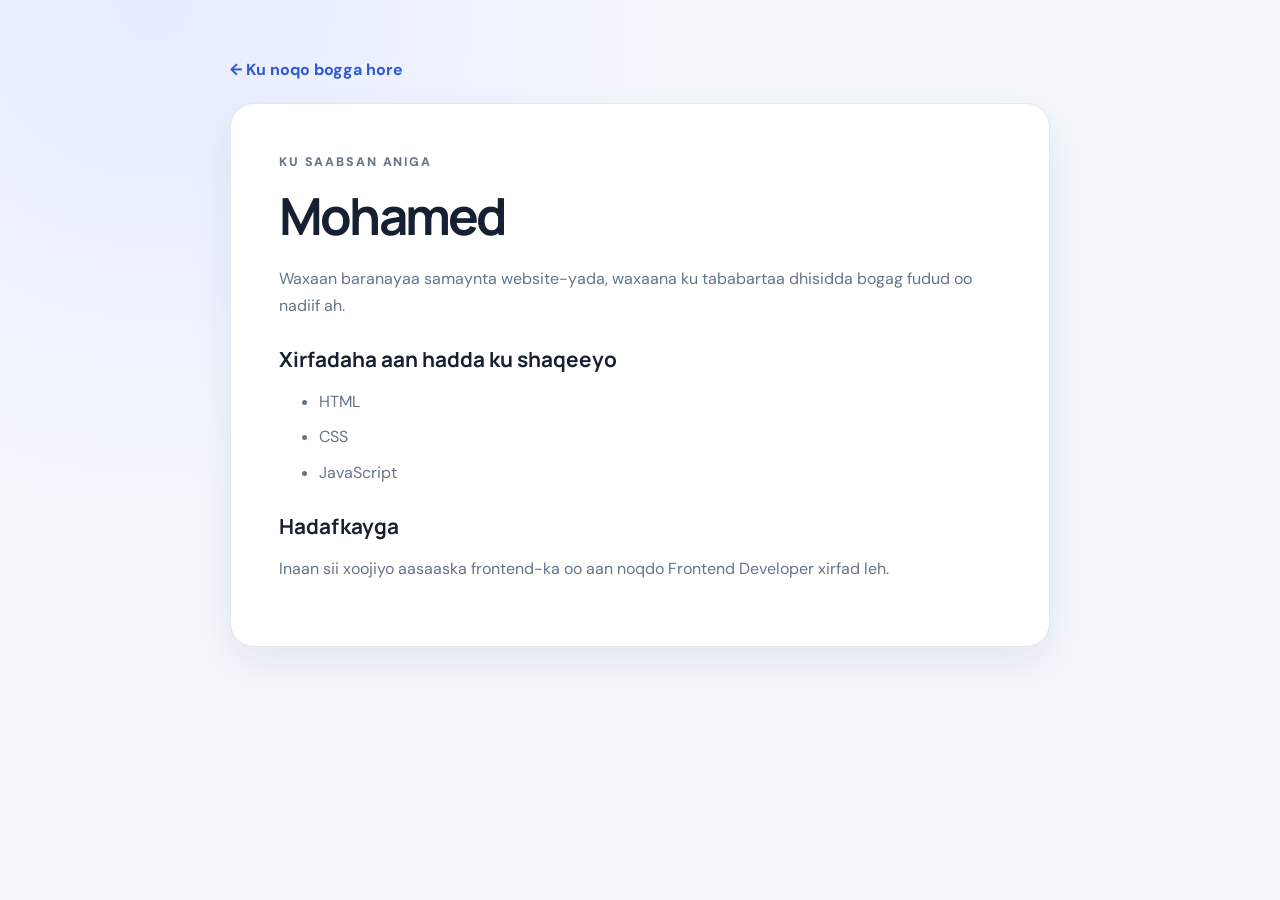
<file: about.html>
<!doctype html>
<html lang="so"><head><meta charset="UTF-8"><meta name="viewport" content="width=device-width,initial-scale=1"><title>Ku saabsan Mohamed</title><link rel="stylesheet" href="./style.css" /><style>
.page { width:min(100%,820px); margin:0 auto; }
.back { display:inline-block; margin-bottom:20px; color:var(--accent); font-weight:700; text-decoration:none; }
.panel { padding:clamp(24px,5vw,48px); border:1px solid var(--border); border-radius:24px; background:var(--surface); box-shadow:var(--shadow); }
.panel h1 { font-size:clamp(2rem,6vw,3.2rem); margin:0 0 18px; }
.panel h2 { margin:28px 0 10px; font-size:1.3rem; }
.panel p,.panel li { color:var(--muted); }
.panel li { margin:8px 0; }
</style></head>
<body><main class="page"><a class="back" href="./index.html">← Ku noqo bogga hore</a><article class="panel"><p class="eyebrow">Ku saabsan aniga</p><h1>Mohamed</h1><p>Waxaan baranayaa samaynta website-yada, waxaana ku tababartaa dhisidda bogag fudud oo nadiif ah.</p><h2>Xirfadaha aan hadda ku shaqeeyo</h2><ul><li>HTML</li><li>CSS</li><li>JavaScript</li></ul><h2>Hadafkayga</h2><p>Inaan sii xoojiyo aasaaska frontend-ka oo aan noqdo Frontend Developer xirfad leh.</p></article></main></body></html>
</file>
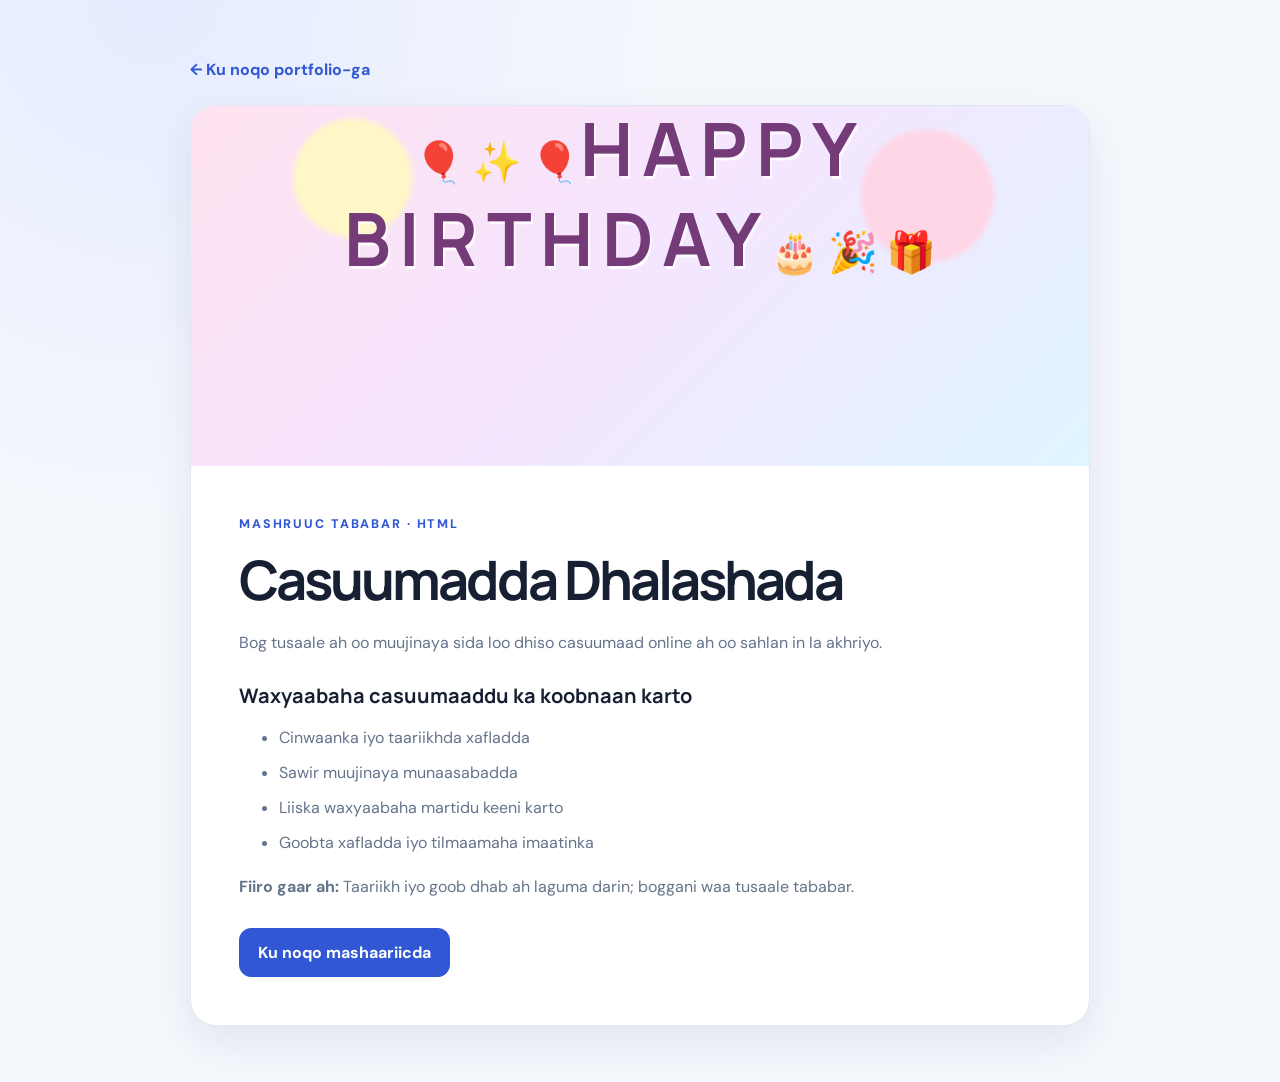
<file: birthday-invite.html>
<!doctype html>
<html lang="so">
<head>
<meta charset="UTF-8" />
<meta name="viewport" content="width=device-width, initial-scale=1.0" />
<meta name="theme-color" content="#f4f7fc" />
<link rel="stylesheet" href="./style.css" />
<title>Casuumadda Dhalashada</title><style>
.page-shell{width:min(100%,900px);margin:0 auto}
.back-link{display:inline-flex;margin:0 0 22px;color:var(--accent);font-weight:700;text-decoration:none}
.detail-card{overflow:hidden;border:1px solid var(--border);border-radius:26px;background:var(--surface);box-shadow:var(--shadow)}
.detail-image{display:block;width:100%;height:clamp(210px,36vw,360px);object-fit:cover}
.detail-content{padding:clamp(24px,5vw,48px)}
.detail-content h1{font-size:clamp(2rem,6vw,3.4rem);margin:0 0 16px}
.detail-content h2{font-size:1.25rem;margin:28px 0 10px}
.detail-content p,.detail-content li{color:var(--muted)}
.detail-content li{margin:8px 0}
.detail-content .eyebrow{color:var(--accent)}
.detail-content .button{margin-top:12px}
</style></head>
<body><main class="page-shell">
<a class="back-link" href="./index.html">← Ku noqo portfolio-ga</a>
<article class="detail-card">
<div class="detail-image birthday-hero-art" role="img" aria-label="Qurxin xaflad dhalasho"><span aria-hidden="true">🎈 ✨ 🎈</span><strong>HAPPY<br/>BIRTHDAY</strong><span aria-hidden="true">🎂 🎉 🎁</span></div>
<div class="detail-content">
<p class="eyebrow">Mashruuc tababar · HTML</p>
<h1>Casuumadda Dhalashada</h1>
<p>Bog tusaale ah oo muujinaya sida loo dhiso casuumaad online ah oo sahlan in la akhriyo.</p>
<h2>Waxyaabaha casuumaaddu ka koobnaan karto</h2>
<ul><li>Cinwaanka iyo taariikhda xafladda</li><li>Sawir muujinaya munaasabadda</li><li>Liiska waxyaabaha martidu keeni karto</li><li>Goobta xafladda iyo tilmaamaha imaatinka</li></ul>
<p><strong>Fiiro gaar ah:</strong> Taariikh iyo goob dhab ah laguma darin; boggani waa tusaale tababar.</p>
<a class="button" href="./index.html#projects">Ku noqo mashaariicda</a>
</div></article></main></body></html>
</file>
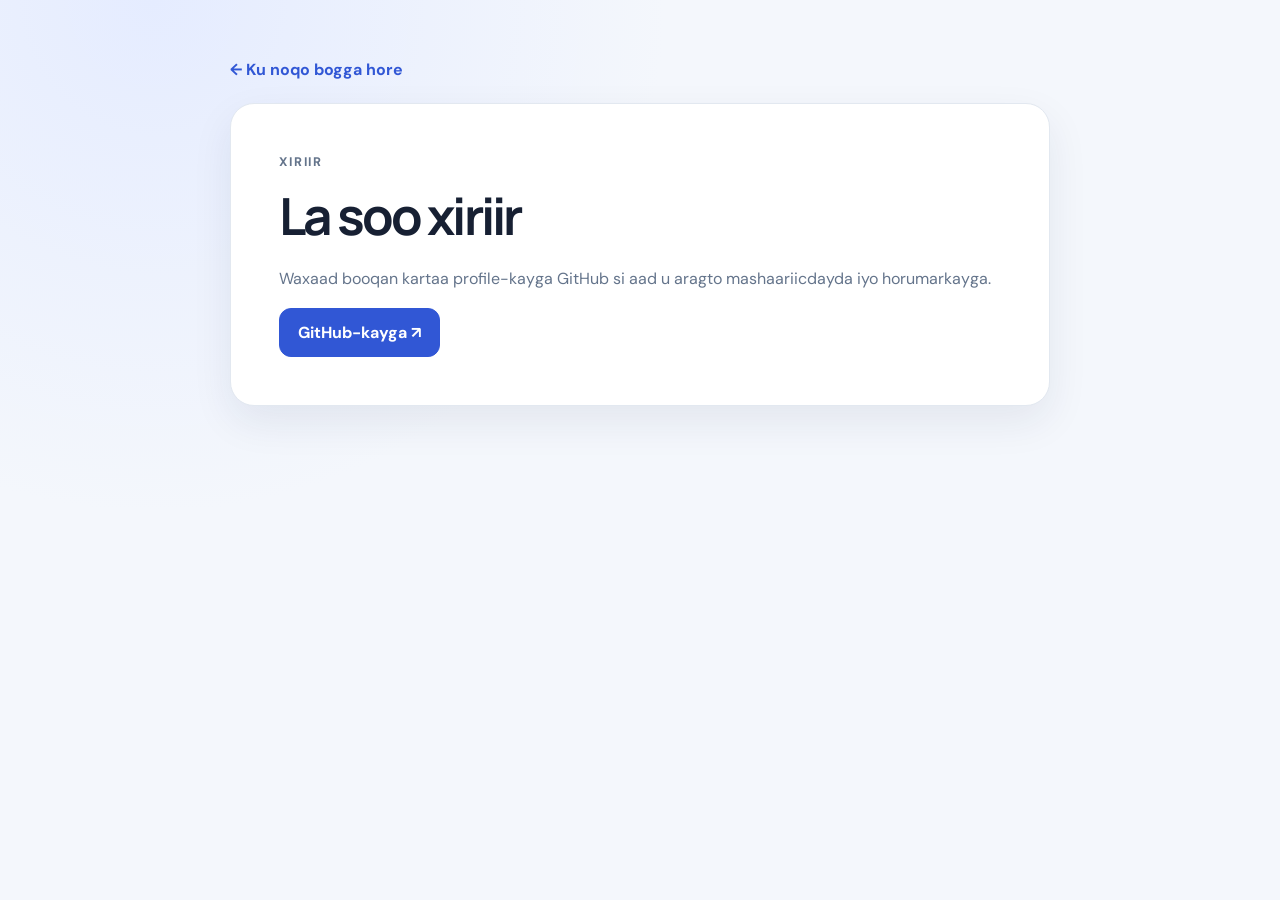
<file: contact.html>
<!doctype html>
<html lang="so"><head><meta charset="UTF-8"><meta name="viewport" content="width=device-width,initial-scale=1"><title>La xiriir Mohamed</title><link rel="stylesheet" href="./style.css" /><style>
.page { width:min(100%,820px); margin:0 auto; }
.back { display:inline-block; margin-bottom:20px; color:var(--accent); font-weight:700; text-decoration:none; }
.panel { padding:clamp(24px,5vw,48px); border:1px solid var(--border); border-radius:24px; background:var(--surface); box-shadow:var(--shadow); }
.panel h1 { font-size:clamp(2rem,6vw,3.2rem); margin:0 0 18px; }
.panel h2 { margin:28px 0 10px; font-size:1.3rem; }
.panel p,.panel li { color:var(--muted); }
.panel li { margin:8px 0; }
</style></head>
<body><main class="page"><a class="back" href="./index.html">← Ku noqo bogga hore</a><article class="panel"><p class="eyebrow">Xiriir</p><h1>La soo xiriir</h1><p>Waxaad booqan kartaa profile-kayga GitHub si aad u aragto mashaariicdayda iyo horumarkayga.</p><a class="button" href="https://github.com/madk18" target="_blank" rel="noopener noreferrer">GitHub-kayga ↗</a></article></main></body></html>
</file>
<file: style.css>
@import url("https://fonts.googleapis.com/css2?family=DM+Sans:wght@400;500;600;700&family=Manrope:wght@600;700;800&display=swap");

:root {
  --bg: #f4f7fc;
  --surface: #fff;
  --ink: #172033;
  --muted: #64748b;
  --accent: #3157d5;
  --border: #e2e8f0;
  --shadow: 0 16px 40px rgba(24, 39, 75, .08);
}
* { box-sizing: border-box; }
html { scroll-behavior: smooth; }
body {
  min-height: 100vh;
  margin: 0;
  padding: 56px 20px;
  color: var(--ink);
  background: radial-gradient(circle at 12% 0%, #e5ecff 0, transparent 32rem), var(--bg);
  font-family: "DM Sans", sans-serif;
  line-height: 1.7;
}
main { width: min(100%, 920px); margin: 0 auto; }
.hero {
  padding: clamp(32px, 7vw, 72px) 24px;
  border: 1px solid var(--border);
  border-radius: 28px;
  background: var(--surface);
  box-shadow: var(--shadow);
  text-align: center;
}
.eyebrow {
  margin: 0 0 12px;
  color: var(--accent);
  font-size: .78rem;
  font-weight: 800;
  letter-spacing: .15em;
  text-transform: uppercase;
}
h1, h2, h3 { font-family: "Manrope", sans-serif; line-height: 1.2; }
h1 { margin: 0; font-size: clamp(2.2rem, 7vw, 4.2rem); letter-spacing: -.055em; }
.hero .intro {
  max-width: 660px;
  margin: 18px auto 0;
  color: var(--muted);
  font-size: clamp(1rem, 2.5vw, 1.2rem);
}
.actions { display: flex; flex-wrap: wrap; justify-content: center; gap: 12px; margin-top: 28px; }
.button {
  display: inline-flex;
  align-items: center;
  justify-content: center;
  min-height: 46px;
  padding: 10px 18px;
  border: 1px solid var(--accent);
  border-radius: 12px;
  background: var(--accent);
  color: #fff;
  font-weight: 700;
  text-decoration: none;
}
.button.secondary { background: #fff; color: var(--accent); }
.button:hover { filter: brightness(.96); text-decoration: none; }
.section-title { margin: 42px 0 18px; font-size: 1.55rem; }
.projects { display: grid; grid-template-columns: repeat(2, minmax(0, 1fr)); gap: 20px; }
.project {
  padding: 26px;
  border: 1px solid var(--border);
  border-radius: 22px;
  background: var(--surface);
  box-shadow: var(--shadow);
}
.project-icon {
  display: grid;
  width: 54px;
  height: 54px;
  place-items: center;
  border-radius: 16px;
  background: #edf2ff;
  font-size: 1.65rem;
}
.project h3 { margin: 18px 0 8px; font-size: 1.15rem; }
.project p { margin: 0; color: var(--muted); }
.tag {
  display: inline-block;
  margin-top: 18px;
  padding: 5px 10px;
  border-radius: 999px;
  background: #eef2f7;
  color: #475569;
  font-size: .78rem;
  font-weight: 700;
}
.about {
  margin-top: 22px;
  padding: 26px;
  border: 1px solid var(--border);
  border-radius: 22px;
  background: rgba(255,255,255,.82);
}
.about h2 { margin: 0 0 10px; font-size: 1.25rem; }
.about p { margin: 0; color: var(--muted); }
footer { margin-top: 28px; color: var(--muted); font-size: .9rem; text-align: center; }
a:focus-visible { outline: 3px solid #91aaff; outline-offset: 3px; }
@media (max-width: 640px) {
  body { padding: 28px 14px 42px; }
  .projects { grid-template-columns: 1fr; }
  .project { padding: 22px; }
}
@media (prefers-reduced-motion: reduce) {
  html { scroll-behavior: auto; }
}

.project-open {
  display: inline-flex;
  gap: 8px;
  margin-top: 18px;
  color: var(--accent);
  font-weight: 700;
}
.project-open:hover { text-decoration: underline; text-underline-offset: 4px; }
.about-links {
  display: flex;
  flex-wrap: wrap;
  justify-content: center;
  gap: 22px;
  margin-top: 24px;
  padding: 20px;
  border: 1px solid var(--border);
  border-radius: 18px;
  background: rgba(255,255,255,.8);
}
.about-links a { color: var(--accent); font-weight: 700; text-decoration: none; }
.about-links a:hover { text-decoration: underline; text-underline-offset: 4px; }

.project-image{display:block;width:100%;height:180px;object-fit:cover;border-radius:16px;margin-bottom:18px}
.project{transition:transform .2s ease,box-shadow .2s ease}
.project:hover{transform:translateY(-4px);box-shadow:0 22px 48px rgba(24,39,75,.12)}
.project-open{text-decoration:none}
.project-open:hover{text-decoration:underline;text-underline-offset:4px}
.detail-card{transition:box-shadow .2s ease}
@media(max-width:640px){.project-image{height:165px}}
@media(prefers-reduced-motion:reduce){.project{transition:none}.project:hover{transform:none}}

/* Local birthday artwork: no external image dependency */
.birthday-card-art,.birthday-hero-art{
 display:flex;flex-direction:column;align-items:center;justify-content:center;gap:12px;
 color:#743b78;text-align:center;
 background:radial-gradient(circle at 18% 20%,#fff7c7 0 7%,transparent 8%),
 radial-gradient(circle at 82% 25%,#ffd6e7 0 8%,transparent 9%),
 linear-gradient(135deg,#ffe2ef 0%,#f5e5ff 48%,#dff5ff 100%);
}
.birthday-card-art{min-height:180px;font-size:1.6rem}
.birthday-card-art strong,.birthday-hero-art strong{
 font-family:"Manrope",sans-serif;letter-spacing:.12em;line-height:1.15;
 color:#743b78;text-shadow:2px 3px 0 rgba(255,255,255,.8)
}
.birthday-card-art strong{font-size:1.2rem}
.birthday-hero-art{height:clamp(210px,36vw,360px);font-size:clamp(1.5rem,4vw,2.5rem)}
.birthday-hero-art strong{font-size:clamp(2.2rem,7vw,4.6rem)}


/* Skills and contact sections */
.skills,.contact-cta{
  margin-top:22px;padding:26px;border:1px solid var(--border);
  border-radius:22px;background:var(--surface);box-shadow:var(--shadow)
}
.skills .section-title{margin:0 0 18px}
.skill-list{display:flex;flex-wrap:wrap;gap:10px}
.skill{padding:8px 14px;border:1px solid #dbe4ff;border-radius:999px;
  background:#eef2ff;color:#2948ad;font-size:.9rem;font-weight:700}
.skills-note,.contact-cta p{color:var(--muted)}
.skills-note{margin:16px 0 0}
.contact-cta{text-align:center}
.contact-cta h2{margin:0 0 8px;font-family:"Manrope",sans-serif}
.contact-cta p{margin:8px 0}
.contact-cta .actions{margin-top:18px}
button.button{font:inherit;cursor:pointer}
.copy-feedback{min-height:1.5em;font-size:.9rem;font-weight:700;color:var(--accent)}


/* Dark mode theme */
.theme-control{display:flex;justify-content:flex-end;margin-bottom:14px}
.theme-toggle{cursor:pointer}
body.dark-mode{
  --bg:#101827;--surface:#182438;--ink:#edf2ff;--muted:#b5c1d4;
  --accent:#8ba7ff;--border:#30415a;
  --shadow:0 16px 40px rgba(0,0,0,.22);
  background:radial-gradient(circle at 12% 0%,#1c2b49 0,transparent 32rem),var(--bg);
}
body.dark-mode .about,body.dark-mode .about-links{background:#182438}
body.dark-mode .button.secondary{background:#182438;color:#a9bdff}
body.dark-mode .tag{background:#26364d;color:#d5deed}
body.dark-mode .skill{background:#26375b;border-color:#405889;color:#dce5ff}
body.dark-mode .project-icon{background:#26375b}


/* Project demo and source links */
.project-actions{display:flex;flex-wrap:wrap;gap:10px;margin:18px 0 14px}
.project-actions .button{display:inline-flex;align-items:center;justify-content:center;
  padding:10px 14px;font-size:.9rem;text-decoration:none}
.project-actions .project-source{font-size:.86rem}
@media(max-width:420px){.project-actions{flex-direction:column}.project-actions .button{width:100%}}


/* Portfolio project preview artwork */
.concept-art{display:flex;flex-direction:column;align-items:flex-start;justify-content:center;gap:12px;padding:24px;overflow:hidden}
.concept-art span{font-family:"Manrope",sans-serif;font-size:clamp(1.8rem,5vw,2.6rem);font-weight:800;letter-spacing:-.06em}
.concept-art strong{font-size:.72rem;letter-spacing:.18em}
.nexora-art{background:linear-gradient(135deg,#222631 0%,#34364b 55%,#c8f169 150%);color:#c8f169}
.devhub-art{background:linear-gradient(135deg,#172554,#3157d5);color:#fff}
.devhub-art strong{color:#bfdbfe}

/* Portfolio 2.0 — first step: stronger identity and hero */
main{width:min(100%,1100px)}
.portfolio-nav{display:flex;align-items:center;justify-content:space-between;gap:20px;margin-bottom:18px;padding:12px 16px;border:1px solid var(--border);border-radius:16px;background:var(--surface);box-shadow:var(--shadow)}
.nav-brand{font:800 1.45rem Manrope,sans-serif;color:var(--ink);text-decoration:none;letter-spacing:-.08em}
.nav-brand span{color:var(--accent)}
.nav-links{display:flex;align-items:center;gap:clamp(12px,3vw,28px)}
.nav-links a{font-size:.86rem;font-weight:700;color:var(--muted);text-decoration:none}
.nav-links a:hover{color:var(--accent)}
.portfolio-nav .theme-toggle{min-height:38px;padding:7px 12px;font-size:.78rem}
.hero-v2{display:grid;grid-template-columns:1.1fr .9fr;align-items:center;gap:30px;min-height:440px;padding:clamp(28px,6vw,68px);overflow:hidden;text-align:left;background:radial-gradient(circle at 85% 15%,#354c86 0,transparent 38%),linear-gradient(125deg,#101a2d,#1c2b49 65%,#253b66);border-color:#263a5e;color:#f8faff}
.hero-v2 .eyebrow{display:flex;align-items:center;gap:9px;color:#a9bdff;font-size:.72rem;letter-spacing:.17em}
.status-dot{width:8px;height:8px;border-radius:50%;background:#8ee0b0;box-shadow:0 0 0 5px #8ee0b01c}
.hero-v2 h1{font-size:clamp(2.35rem,5.5vw,4.4rem);line-height:1.08;letter-spacing:-.065em}
.hero-v2 h1 span{color:#9fb5ff}
.hero-v2 .intro{max-width:560px;margin:20px 0 0;color:#c4cfe2;font-size:1rem;line-height:1.8}
.hero-v2 .actions{justify-content:flex-start;margin-top:25px}
.hero-v2 .button{background:#9fb5ff;border-color:#9fb5ff;color:#111d34}
.hero-v2 .button.secondary{background:transparent;border-color:#63779c;color:#f5f7ff}
.hero-location{margin:24px 0 0;color:#9eacc5;font-size:.78rem}
.hero-visual{position:relative;min-height:270px;display:grid;place-items:center}
.visual-window{width:min(100%,340px);padding:15px;border:1px solid #60749a66;border-radius:18px;background:#111d33e8;box-shadow:0 30px 70px #080f1e88;transform:rotate(-3deg)}
.window-dots{display:flex;gap:6px;padding-bottom:15px;border-bottom:1px solid #ffffff18}
.window-dots i{width:8px;height:8px;border-radius:50%;background:#8ba7ff}
.window-dots i:nth-child(2){background:#8ee0b0}.window-dots i:nth-child(3){background:#f2c879}
.visual-code{display:flex;flex-direction:column;gap:8px;padding:24px 12px 18px}
.visual-code>span{color:#8ee0b0;font:600 .78rem monospace}
.visual-code b{font:800 clamp(1.3rem,3vw,1.8rem) Manrope,sans-serif;color:#f4f7ff;letter-spacing:-.04em}
.visual-code b span{color:#9fb5ff}
.visual-code small{margin-top:12px;color:#9eacc5;font:600 .7rem monospace;letter-spacing:.12em}
.visual-chip{position:absolute;padding:9px 13px;border:1px solid #ffffff28;border-radius:10px;background:#263b60;color:#e9efff;font-size:.75rem;font-weight:800;box-shadow:0 10px 25px #080f1e66}
.chip-one{top:12%;left:0}.chip-two{right:0;top:25%;background:#284c45}.chip-three{bottom:10%;left:16%;background:#4a3c65}
body.dark-mode .portfolio-nav{background:var(--surface)}
@media(max-width:760px){.hero-v2{grid-template-columns:1fr;gap:10px}.hero-visual{min-height:220px}.visual-window{width:min(90%,340px)}}
@media(max-width:560px){.portfolio-nav{flex-wrap:wrap;gap:12px}.nav-links{order:3;width:100%;justify-content:space-between;padding-top:10px;border-top:1px solid var(--border)}.nav-links a{font-size:.78rem}.portfolio-nav .theme-toggle{margin-left:auto}.hero-v2{padding:30px 22px}.hero-v2 h1{font-size:2.45rem}.hero-visual{min-height:205px}}

/* Personal wordmark: Mahamed Hayir Golley */
.portfolio-nav .nav-brand{display:flex;align-items:center;gap:11px;letter-spacing:normal;min-width:0}
.brand-mark{display:grid;place-items:center;width:43px;height:43px;flex:none;border-radius:13px;background:linear-gradient(145deg,#9fb5ff,#718de0);color:#111d34;font:900 15px/1 Manrope,sans-serif;letter-spacing:-1px;box-shadow:0 6px 18px #718de044;position:relative}
.brand-mark:after{content:"";position:absolute;inset:4px;border:1px solid #ffffff70;border-radius:10px}
.brand-name{display:flex;flex-direction:column;gap:1px;color:var(--ink);font:800 14px/1.15 Manrope,sans-serif;white-space:nowrap;letter-spacing:-.45px}
.brand-name b{font-weight:800;color:var(--accent)}
.brand-name small{margin-top:4px;color:var(--muted);font:800 8px/1 "DM Sans",sans-serif;letter-spacing:1.45px}
@media(max-width:560px){.brand-mark{width:39px;height:39px}.brand-name{font-size:12px}.brand-name small{font-size:7px;letter-spacing:1.1px}}

/* Compact MHG developer identity mark */
.portfolio-nav .nav-brand{display:inline-flex;align-items:center;gap:10px;min-width:0;text-decoration:none}
.portfolio-nav .brand-mark{width:48px;height:48px;flex:none;display:flex;flex-direction:column;align-items:center;justify-content:center;gap:1px;border-radius:14px;background:linear-gradient(145deg,#263c68,#111d34);border:1px solid #8da8ef66;box-shadow:0 7px 18px #101a2d25;position:relative;overflow:hidden}
.portfolio-nav .brand-mark:after{content:"";position:absolute;inset:3px;border:1px solid #9fb5ff35;border-radius:11px;pointer-events:none}
.portfolio-nav .brand-code{font:800 12px/1.1 ui-monospace,monospace;color:#8ee0b0;letter-spacing:1px}
.portfolio-nav .brand-initials{font:900 12px/1 Manrope,sans-serif;color:#fff;letter-spacing:1.3px}
.portfolio-nav .brand-word{font:900 20px/1 Manrope,sans-serif;letter-spacing:-1px;color:var(--ink)}
.portfolio-nav .brand-word span{color:var(--accent)}
@media(max-width:560px){.portfolio-nav .brand-mark{width:43px;height:43px;border-radius:12px}.portfolio-nav .brand-word{font-size:18px}}
</file>
